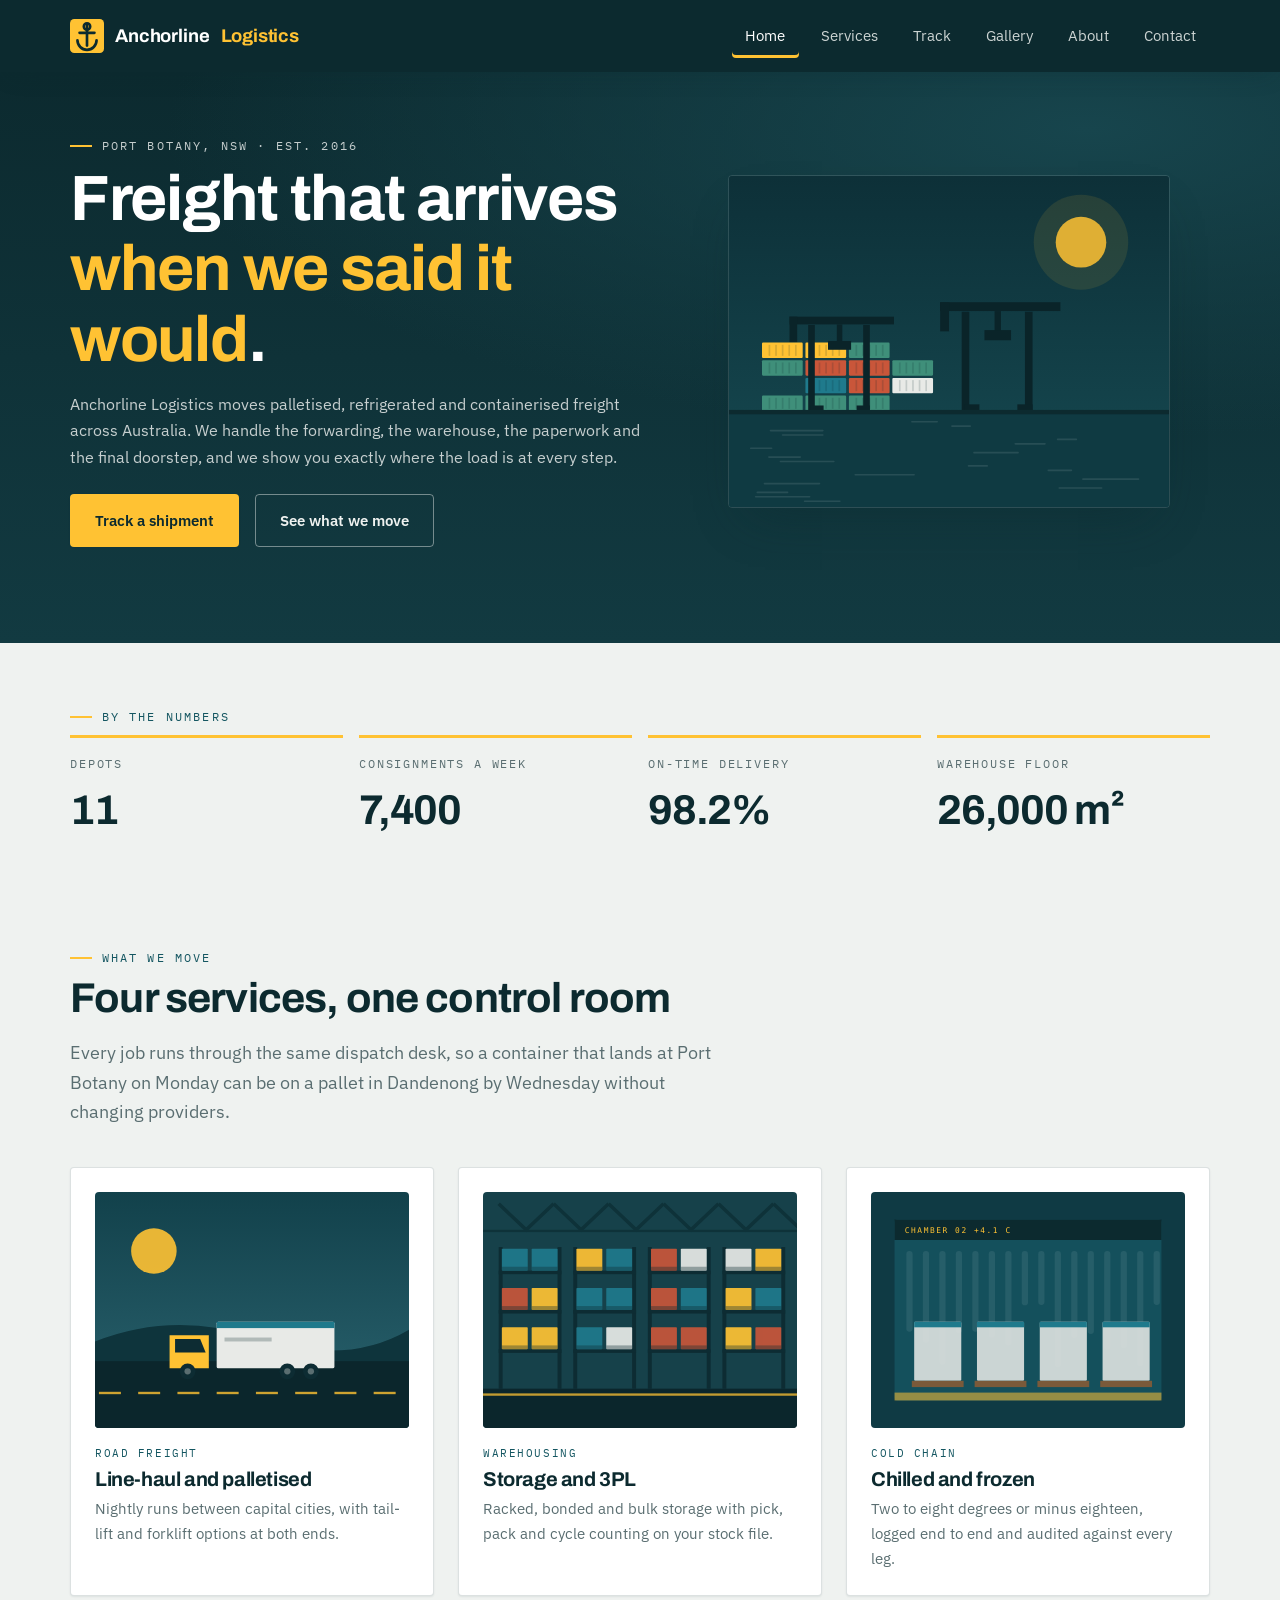
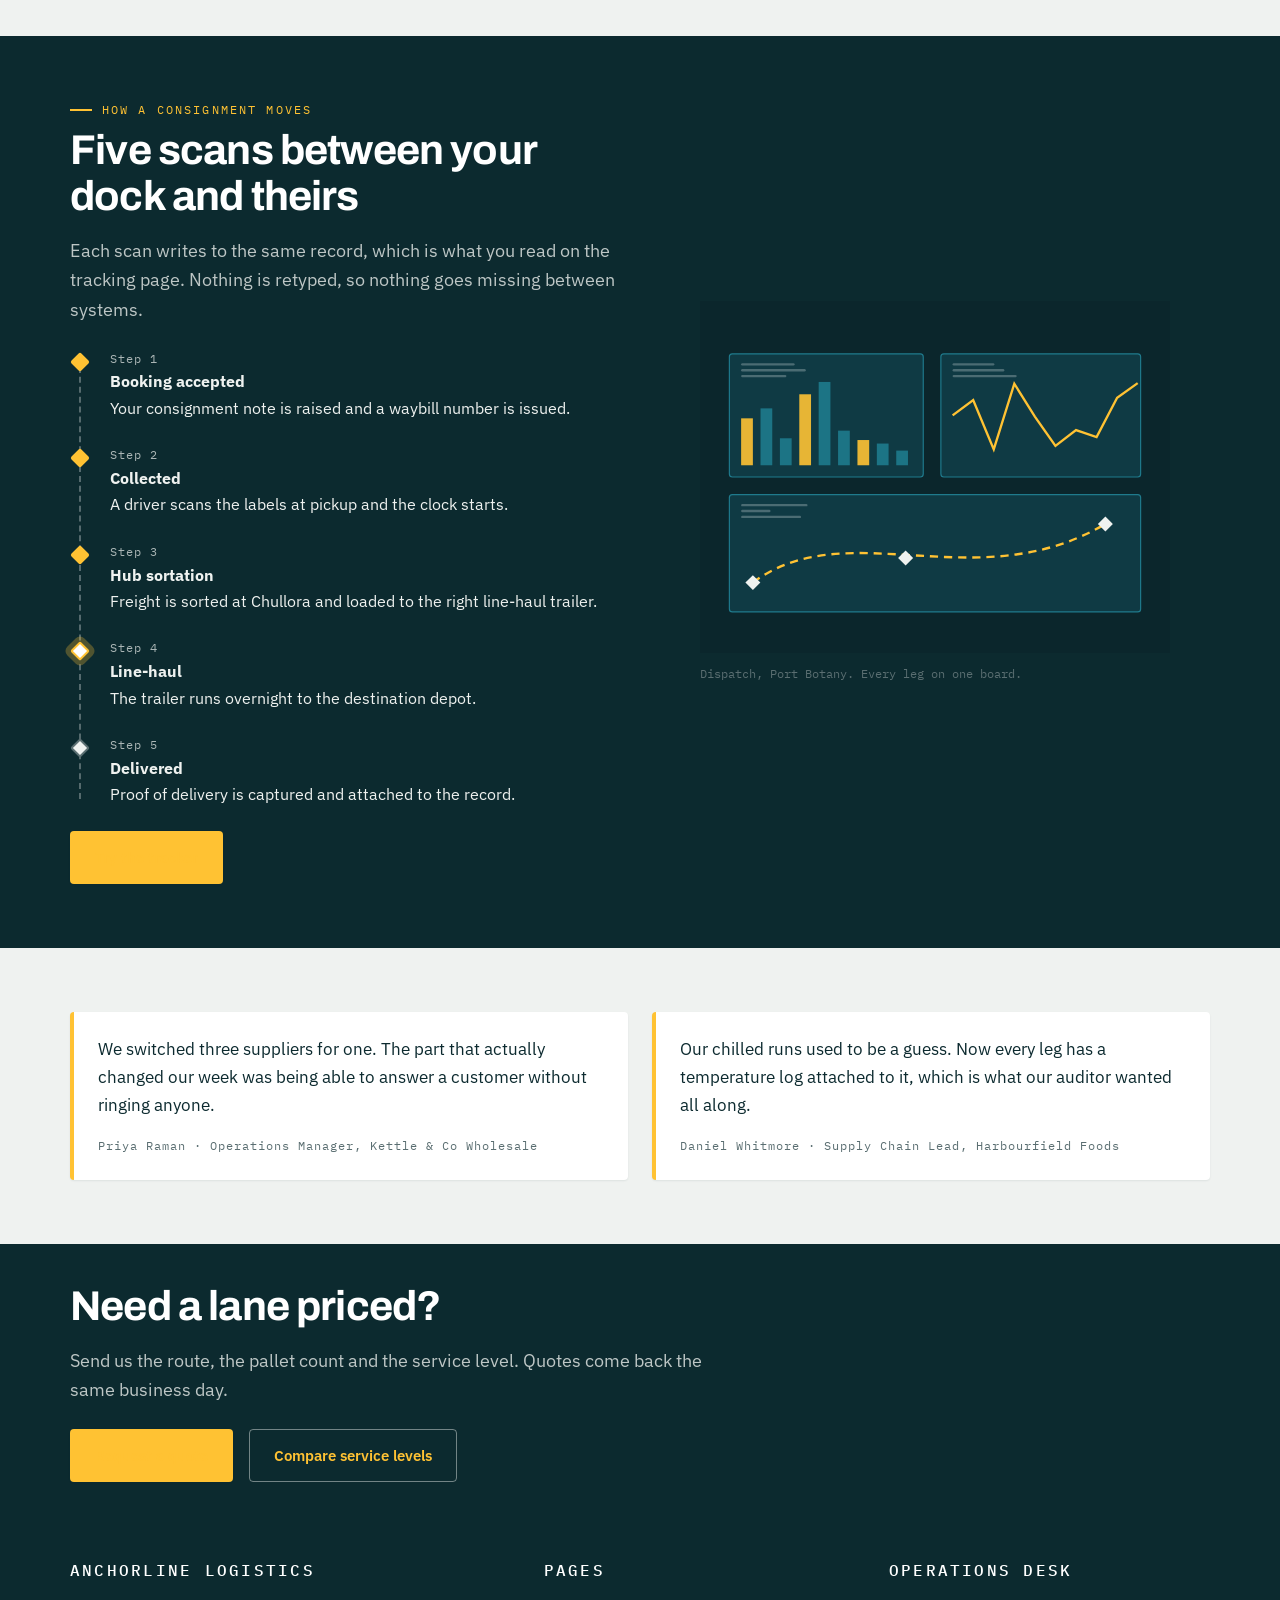
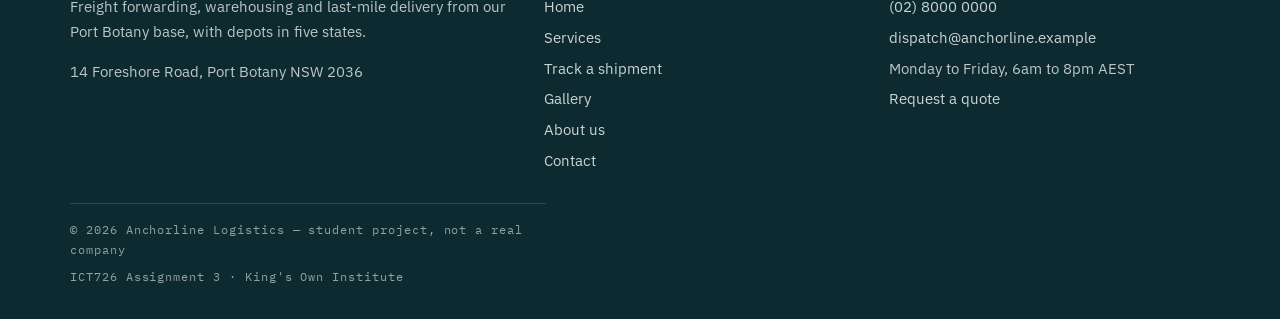
<file: anchorline-logistics/index.html>
<!DOCTYPE html>
<html lang="en-AU">
<head>
  <meta charset="utf-8">
  <meta name="viewport" content="width=device-width, initial-scale=1">
  <title>Home | Anchorline Logistics</title>
  <meta name="description" content="Anchorline Logistics moves palletised, refrigerated and containerised freight across Australia from a Port Botany base.">
  <link rel="icon" href="img/logo.svg" type="image/svg+xml">
  <link rel="preconnect" href="https://fonts.googleapis.com">
  <link rel="preconnect" href="https://fonts.gstatic.com" crossorigin>
  <link href="https://fonts.googleapis.com/css2?family=Archivo:wght@600;700;800&amp;family=IBM+Plex+Mono:wght@400;500&amp;family=IBM+Plex+Sans:wght@400;500;600&amp;display=swap" rel="stylesheet">
  <link rel="stylesheet" href="css/style.css">
</head>
<body>
  <a class="skip-link" href="#main">Skip to main content</a>

  <header class="site-header">
    <div class="wrap">
      <a class="brand" href="index.html">
        <img src="img/logo.svg" alt="" width="34" height="34">
        Anchorline <span>Logistics</span>
      </a>
      <button class="nav-toggle" type="button" aria-expanded="false" aria-controls="site-nav">Menu</button>
      <nav class="site-nav" id="site-nav" aria-label="Main">
        <ul>
          <li><a href="index.html" aria-current="page">Home</a></li>
          <li><a href="services.html">Services</a></li>
          <li><a href="track.html">Track</a></li>
          <li><a href="gallery.html">Gallery</a></li>
          <li><a href="about.html">About</a></li>
          <li><a href="contact.html">Contact</a></li>
        </ul>
      </nav>
    </div>
  </header>

  <main id="main">
    <section class="hero">
      <div class="wrap">
        <div>
          <p class="eyebrow">Port Botany, NSW &middot; est. 2016</p>
          <h1>Freight that arrives <em>when we said it would</em>.</h1>
          <p>Anchorline Logistics moves palletised, refrigerated and containerised freight
             across Australia. We handle the forwarding, the warehouse, the paperwork and the
             final doorstep, and we show you exactly where the load is at every step.</p>
          <div class="btn-row">
            <a class="btn btn--primary" href="track.html">Track a shipment</a>
            <a class="btn btn--ghost" href="services.html">See what we move</a>
          </div>
        </div>
        <figure class="hero-figure media-figure">
          <img src="img/port-terminal.svg" width="800" height="600"
               alt="Illustration of gantry cranes lifting shipping containers at a night-time terminal">
        </figure>
      </div>
    </section>

    <section class="section">
      <div class="wrap">
        <p class="eyebrow">By the numbers</p>
        <dl class="stats">
          <div><dt>Depots</dt><dd>11</dd></div>
          <div><dt>Consignments a week</dt><dd>7,400</dd></div>
          <div><dt>On-time delivery</dt><dd>98.2%</dd></div>
          <div><dt>Warehouse floor</dt><dd>26,000 m&sup2;</dd></div>
        </dl>
      </div>
    </section>

    <section class="section section--tight">
      <div class="wrap">
        <p class="eyebrow">What we move</p>
        <h2>Four services, one control room</h2>
        <p class="lede">Every job runs through the same dispatch desk, so a container that
           lands at Port Botany on Monday can be on a pallet in Dandenong by Wednesday
           without changing providers.</p>
        <div class="grid grid--3 mt-4">
          <article class="card">
            <img src="img/line-haul.svg" width="800" height="600"
                 alt="Line-haul truck travelling a highway at dusk">
            <span class="tag">Road freight</span>
            <h3>Line-haul and palletised</h3>
            <p>Nightly runs between capital cities, with tail-lift and forklift options at
               both ends.</p>
          </article>
          <article class="card">
            <img src="img/warehouse-racking.svg" width="800" height="600"
                 alt="Warehouse racking stacked with palletised freight">
            <span class="tag">Warehousing</span>
            <h3>Storage and 3PL</h3>
            <p>Racked, bonded and bulk storage with pick, pack and cycle counting on
               your stock file.</p>
          </article>
          <article class="card">
            <img src="img/cold-chain.svg" width="800" height="600"
                 alt="Temperature controlled freight chamber holding wrapped pallets">
            <span class="tag">Cold chain</span>
            <h3>Chilled and frozen</h3>
            <p>Two to eight degrees or minus eighteen, logged end to end and audited
               against every leg.</p>
          </article>
        </div>
      </div>
    </section>

    <section class="section section--dark">
      <div class="wrap split">
        <div>
          <p class="eyebrow">How a consignment moves</p>
          <h2>Five scans between your dock and theirs</h2>
          <p class="lede">Each scan writes to the same record, which is what you read on the
             tracking page. Nothing is retyped, so nothing goes missing between systems.</p>
          <ol class="rail">
            <li class="is-done"><span class="rail-time">Step 1</span><strong>Booking accepted</strong>
              Your consignment note is raised and a waybill number is issued.</li>
            <li class="is-done"><span class="rail-time">Step 2</span><strong>Collected</strong>
              A driver scans the labels at pickup and the clock starts.</li>
            <li class="is-done"><span class="rail-time">Step 3</span><strong>Hub sortation</strong>
              Freight is sorted at Chullora and loaded to the right line-haul trailer.</li>
            <li class="is-current"><span class="rail-time">Step 4</span><strong>Line-haul</strong>
              The trailer runs overnight to the destination depot.</li>
            <li><span class="rail-time">Step 5</span><strong>Delivered</strong>
              Proof of delivery is captured and attached to the record.</li>
          </ol>
          <div class="btn-row">
            <a class="btn btn--primary" href="track.html">Try the tracker</a>
          </div>
        </div>
        <figure class="media-figure">
          <img src="img/control-room.svg" width="800" height="600"
               alt="Dispatch control room screens showing volumes, trends and a national route map">
          <figcaption>Dispatch, Port Botany. Every leg on one board.</figcaption>
        </figure>
      </div>
    </section>

    <section class="section">
      <div class="wrap grid grid--2">
        <figure class="quote">
          <blockquote>We switched three suppliers for one. The part that actually changed
            our week was being able to answer a customer without ringing anyone.</blockquote>
          <figcaption>Priya Raman &middot; Operations Manager, Kettle &amp; Co Wholesale</figcaption>
        </figure>
        <figure class="quote">
          <blockquote>Our chilled runs used to be a guess. Now every leg has a temperature
            log attached to it, which is what our auditor wanted all along.</blockquote>
          <figcaption>Daniel Whitmore &middot; Supply Chain Lead, Harbourfield Foods</figcaption>
        </figure>
      </div>
    </section>

    <section class="section section--dark section--tight">
      <div class="wrap">
        <h2>Need a lane priced?</h2>
        <p class="lede">Send us the route, the pallet count and the service level. Quotes
           come back the same business day.</p>
        <div class="btn-row">
          <a class="btn btn--primary" href="contact.html">Request a quote</a>
          <a class="btn btn--ghost" href="services.html">Compare service levels</a>
        </div>
      </div>
    </section>
  </main>

  <footer class="site-footer">
    <div class="wrap">
      <div>
        <section>
          <h2>Anchorline Logistics</h2>
          <p>Freight forwarding, warehousing and last-mile delivery from our Port Botany
             base, with depots in five states.</p>
          <p>14 Foreshore Road, Port Botany NSW 2036</p>
        </section>
        <section>
          <h2>Pages</h2>
          <ul>
            <li><a href="index.html">Home</a></li>
            <li><a href="services.html">Services</a></li>
            <li><a href="track.html">Track a shipment</a></li>
            <li><a href="gallery.html">Gallery</a></li>
            <li><a href="about.html">About us</a></li>
            <li><a href="contact.html">Contact</a></li>
          </ul>
        </section>
        <section>
          <h2>Operations desk</h2>
          <ul>
            <li><a href="tel:+61280000000">(02) 8000 0000</a></li>
            <li><a href="mailto:dispatch@anchorline.example">dispatch@anchorline.example</a></li>
            <li>Monday to Friday, 6am to 8pm AEST</li>
            <li><a href="contact.html#contact-form">Request a quote</a></li>
          </ul>
        </section>
      </div>
      <p class="footer-base">
        <span>&copy; <span id="year">2026</span> Anchorline Logistics &mdash; student project, not a real company</span>
        <span>ICT726 Assignment 3 &middot; King's Own Institute</span>
      </p>
    </div>
  </footer>

  <script src="js/main.js"></script>
</body>
</html>
</file>
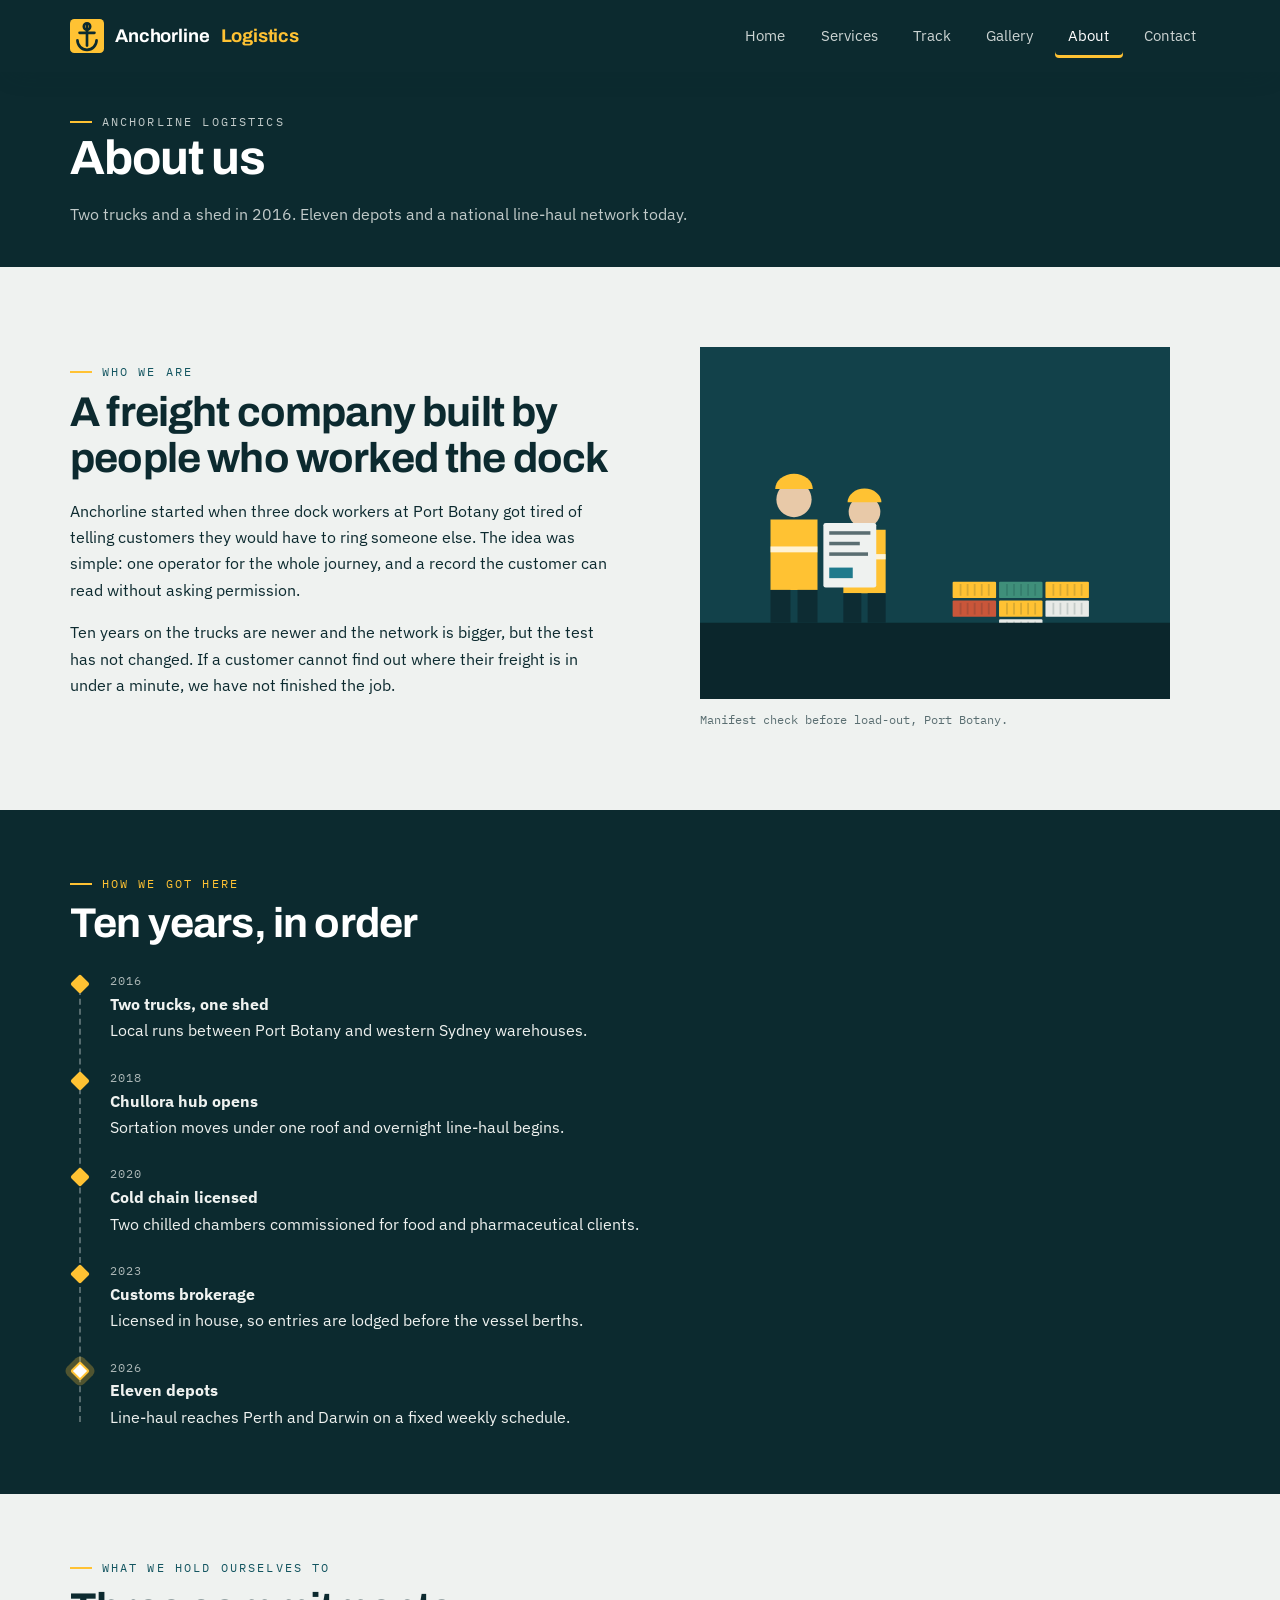
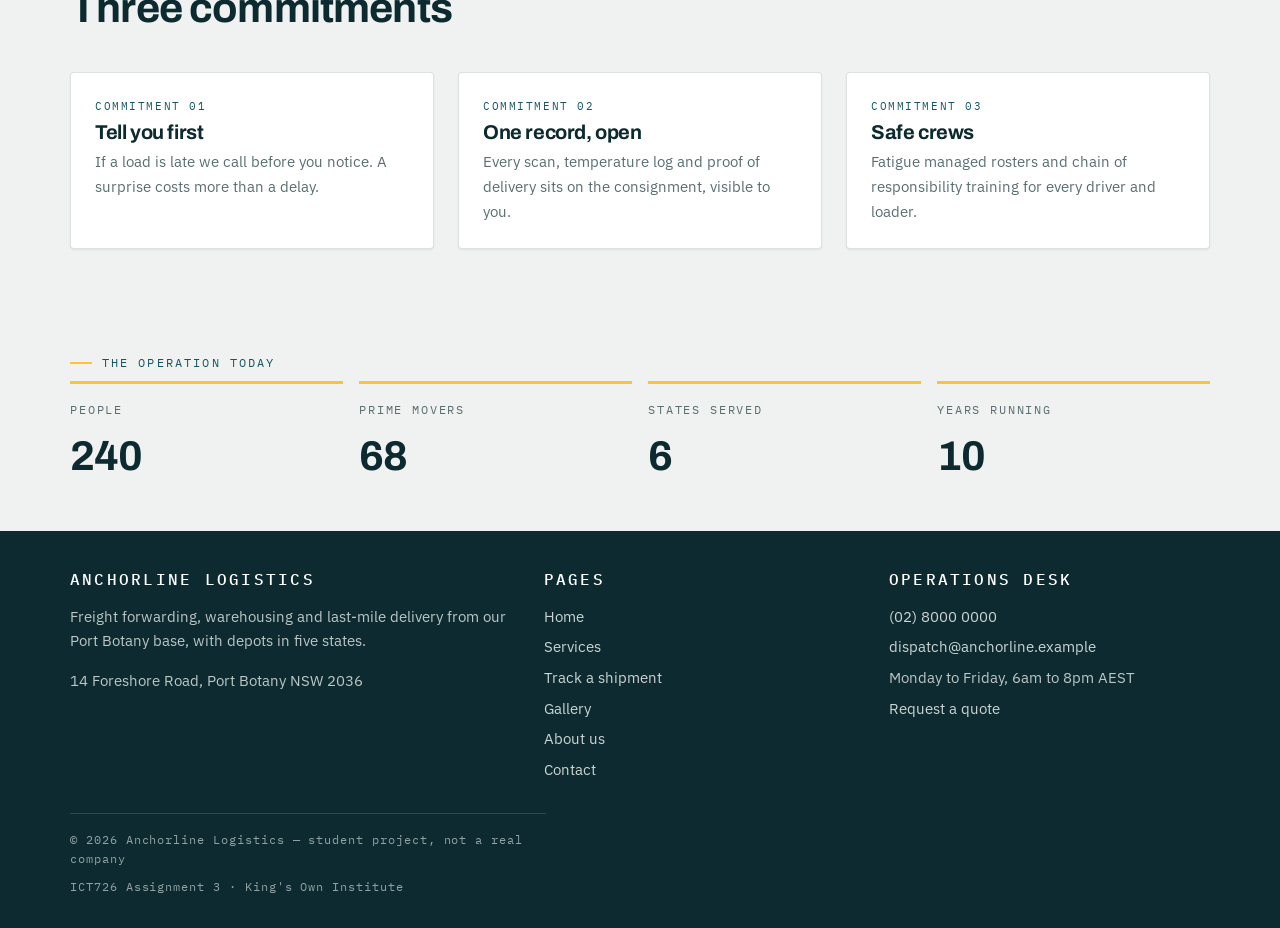
<file: anchorline-logistics/about.html>
<!DOCTYPE html>
<html lang="en-AU">
<head>
  <meta charset="utf-8">
  <meta name="viewport" content="width=device-width, initial-scale=1">
  <title>About us | Anchorline Logistics</title>
  <meta name="description" content="How Anchorline Logistics grew from two trucks at Port Botany to a national line-haul network.">
  <link rel="icon" href="img/logo.svg" type="image/svg+xml">
  <link rel="preconnect" href="https://fonts.googleapis.com">
  <link rel="preconnect" href="https://fonts.gstatic.com" crossorigin>
  <link href="https://fonts.googleapis.com/css2?family=Archivo:wght@600;700;800&amp;family=IBM+Plex+Mono:wght@400;500&amp;family=IBM+Plex+Sans:wght@400;500;600&amp;display=swap" rel="stylesheet">
  <link rel="stylesheet" href="css/style.css">
</head>
<body>
  <a class="skip-link" href="#main">Skip to main content</a>

  <header class="site-header">
    <div class="wrap">
      <a class="brand" href="index.html">
        <img src="img/logo.svg" alt="" width="34" height="34">
        Anchorline <span>Logistics</span>
      </a>
      <button class="nav-toggle" type="button" aria-expanded="false" aria-controls="site-nav">Menu</button>
      <nav class="site-nav" id="site-nav" aria-label="Main">
        <ul>
          <li><a href="index.html">Home</a></li>
          <li><a href="services.html">Services</a></li>
          <li><a href="track.html">Track</a></li>
          <li><a href="gallery.html">Gallery</a></li>
          <li><a href="about.html" aria-current="page">About</a></li>
          <li><a href="contact.html">Contact</a></li>
        </ul>
      </nav>
    </div>
  </header>

  <main id="main">
    <section class="page-head">
      <div class="wrap">
        <p class="eyebrow">Anchorline Logistics</p>
        <h1>About us</h1>
        <p>Two trucks and a shed in 2016. Eleven depots and a national line-haul network today.</p>
      </div>
    </section>

    <section class="section">
      <div class="wrap split">
        <div>
          <p class="eyebrow">Who we are</p>
          <h2>A freight company built by people who worked the dock</h2>
          <p>Anchorline started when three dock workers at Port Botany got tired of telling
             customers they would have to ring someone else. The idea was simple: one
             operator for the whole journey, and a record the customer can read without
             asking permission.</p>
          <p>Ten years on the trucks are newer and the network is bigger, but the test has
             not changed. If a customer cannot find out where their freight is in under a
             minute, we have not finished the job.</p>
        </div>
        <figure class="media-figure">
          <img src="img/dock-crew.svg" width="800" height="600"
               alt="Two dock workers in high visibility gear checking a consignment manifest">
          <figcaption>Manifest check before load-out, Port Botany.</figcaption>
        </figure>
      </div>
    </section>

    <section class="section section--dark">
      <div class="wrap">
        <p class="eyebrow">How we got here</p>
        <h2>Ten years, in order</h2>
        <ol class="rail rail--narrow">
          <li class="is-done"><span class="rail-time">2016</span><strong>Two trucks, one shed</strong>
            Local runs between Port Botany and western Sydney warehouses.</li>
          <li class="is-done"><span class="rail-time">2018</span><strong>Chullora hub opens</strong>
            Sortation moves under one roof and overnight line-haul begins.</li>
          <li class="is-done"><span class="rail-time">2020</span><strong>Cold chain licensed</strong>
            Two chilled chambers commissioned for food and pharmaceutical clients.</li>
          <li class="is-done"><span class="rail-time">2023</span><strong>Customs brokerage</strong>
            Licensed in house, so entries are lodged before the vessel berths.</li>
          <li class="is-current"><span class="rail-time">2026</span><strong>Eleven depots</strong>
            Line-haul reaches Perth and Darwin on a fixed weekly schedule.</li>
        </ol>
      </div>
    </section>

    <section class="section">
      <div class="wrap">
        <p class="eyebrow">What we hold ourselves to</p>
        <h2>Three commitments</h2>
        <div class="grid grid--3 mt-4">
          <article class="card">
            <span class="tag">Commitment 01</span>
            <h3>Tell you first</h3>
            <p>If a load is late we call before you notice. A surprise costs more than a
               delay.</p>
          </article>
          <article class="card">
            <span class="tag">Commitment 02</span>
            <h3>One record, open</h3>
            <p>Every scan, temperature log and proof of delivery sits on the consignment,
               visible to you.</p>
          </article>
          <article class="card">
            <span class="tag">Commitment 03</span>
            <h3>Safe crews</h3>
            <p>Fatigue managed rosters and chain of responsibility training for every
               driver and loader.</p>
          </article>
        </div>
      </div>
    </section>

    <section class="section section--tight">
      <div class="wrap">
        <p class="eyebrow">The operation today</p>
        <dl class="stats">
          <div><dt>People</dt><dd>240</dd></div>
          <div><dt>Prime movers</dt><dd>68</dd></div>
          <div><dt>States served</dt><dd>6</dd></div>
          <div><dt>Years running</dt><dd>10</dd></div>
        </dl>
      </div>
    </section>
  </main>

  <footer class="site-footer">
    <div class="wrap">
      <div>
        <section>
          <h2>Anchorline Logistics</h2>
          <p>Freight forwarding, warehousing and last-mile delivery from our Port Botany
             base, with depots in five states.</p>
          <p>14 Foreshore Road, Port Botany NSW 2036</p>
        </section>
        <section>
          <h2>Pages</h2>
          <ul>
            <li><a href="index.html">Home</a></li>
            <li><a href="services.html">Services</a></li>
            <li><a href="track.html">Track a shipment</a></li>
            <li><a href="gallery.html">Gallery</a></li>
            <li><a href="about.html">About us</a></li>
            <li><a href="contact.html">Contact</a></li>
          </ul>
        </section>
        <section>
          <h2>Operations desk</h2>
          <ul>
            <li><a href="tel:+61280000000">(02) 8000 0000</a></li>
            <li><a href="mailto:dispatch@anchorline.example">dispatch@anchorline.example</a></li>
            <li>Monday to Friday, 6am to 8pm AEST</li>
            <li><a href="contact.html#contact-form">Request a quote</a></li>
          </ul>
        </section>
      </div>
      <p class="footer-base">
        <span>&copy; <span id="year">2026</span> Anchorline Logistics &mdash; student project, not a real company</span>
        <span>ICT726 Assignment 3 &middot; King's Own Institute</span>
      </p>
    </div>
  </footer>

  <script src="js/main.js"></script>
</body>
</html>
</file>
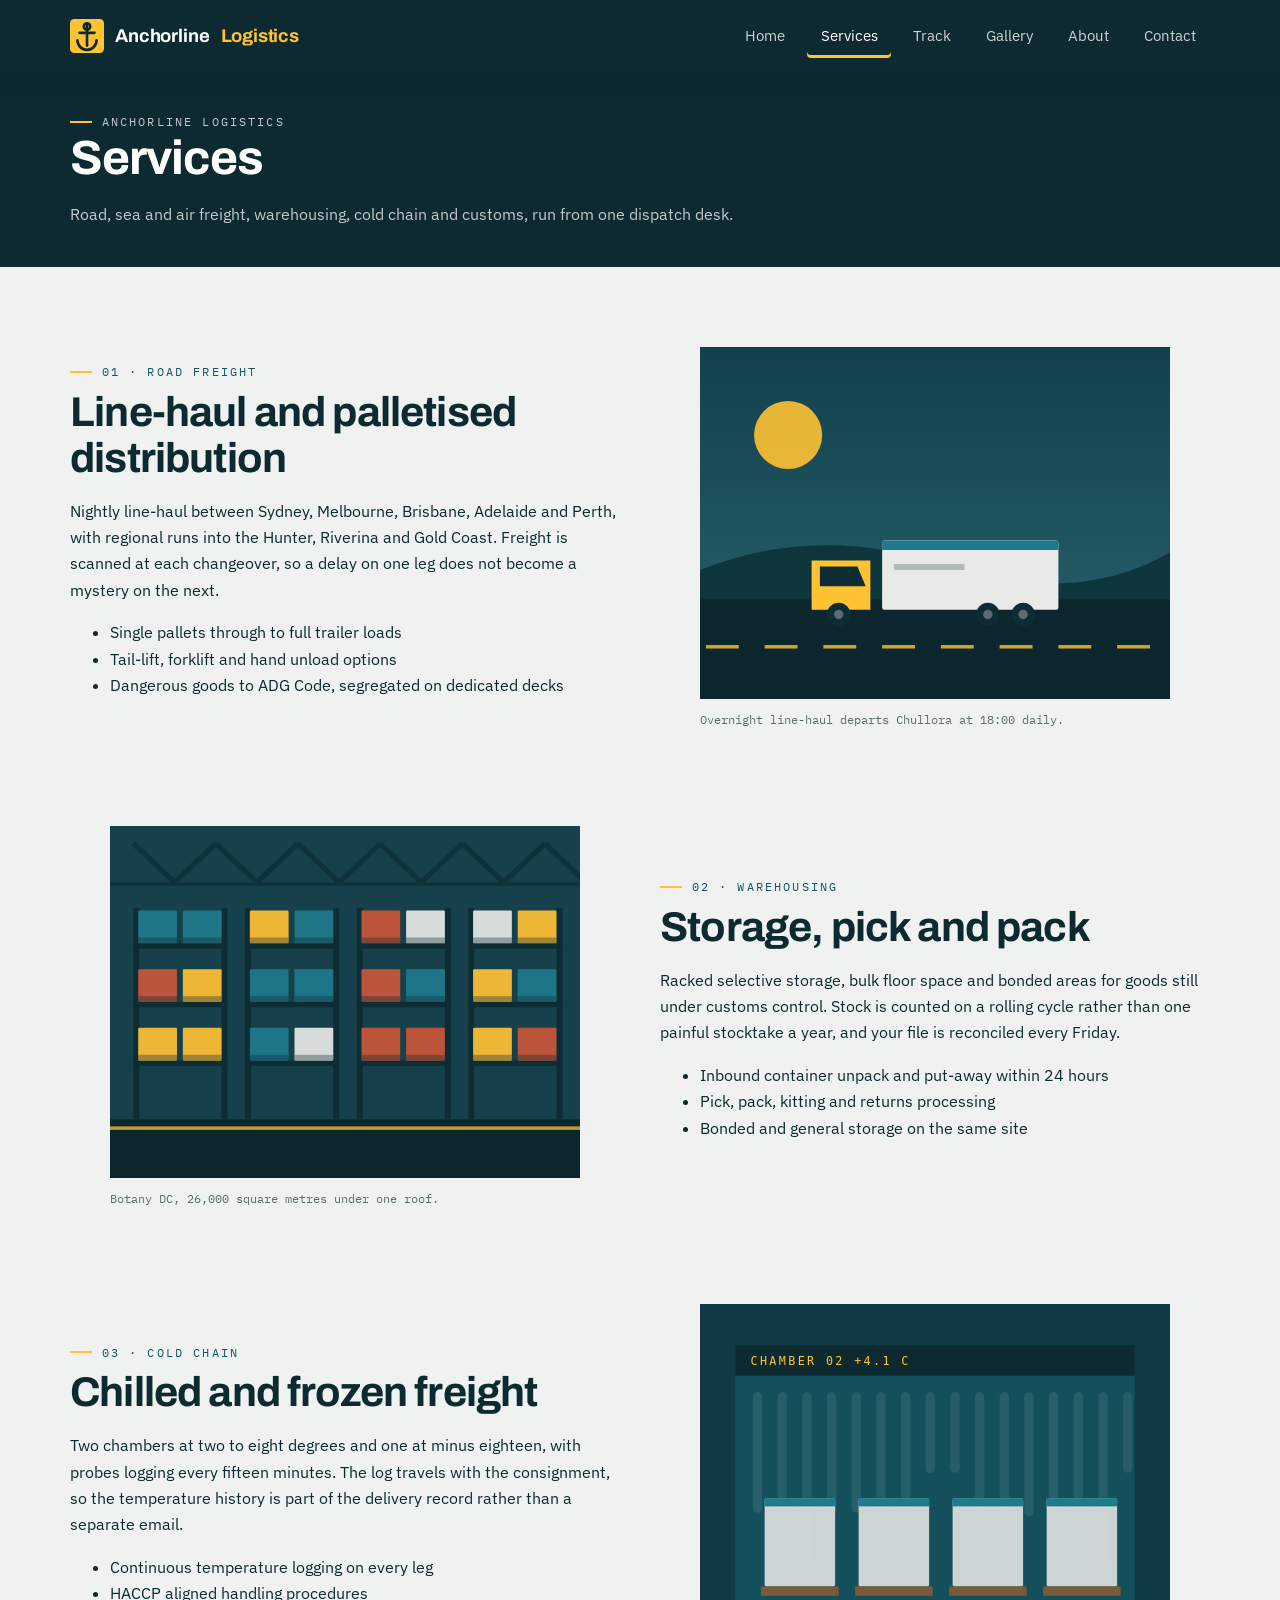
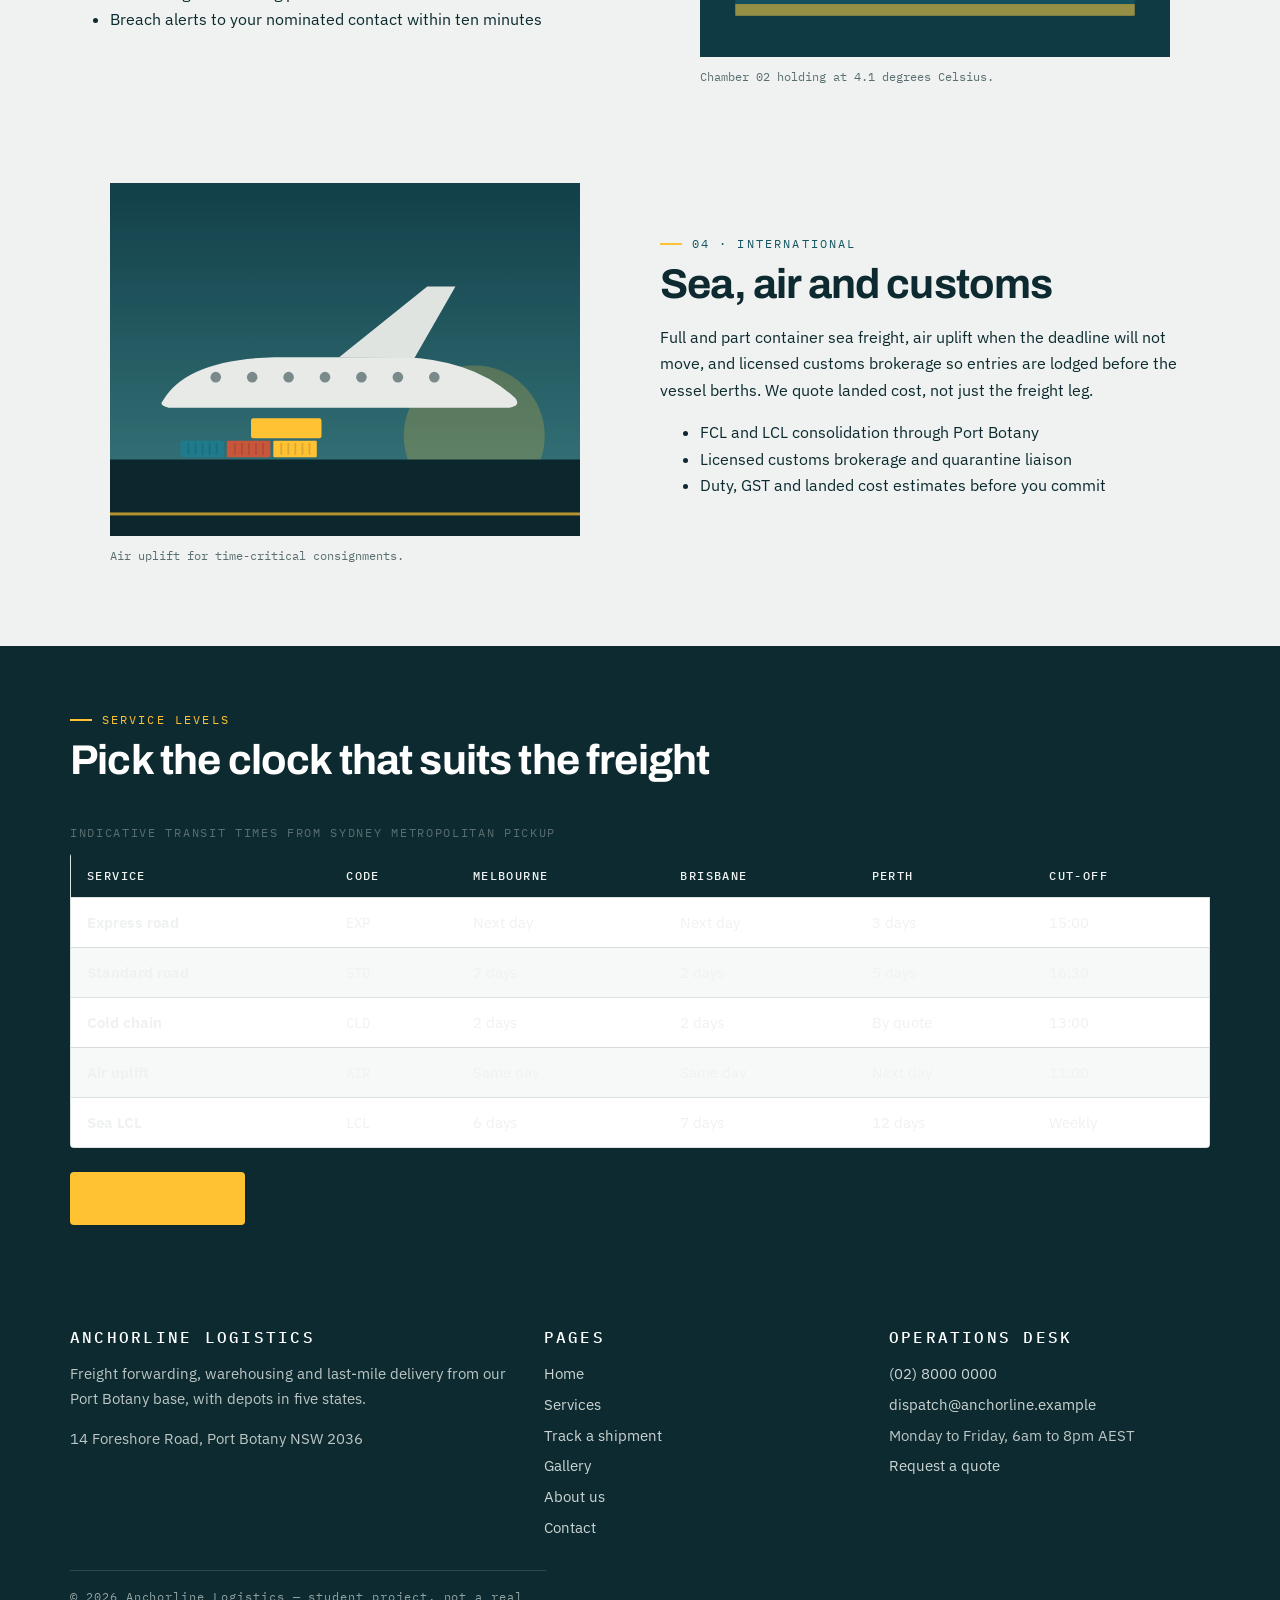
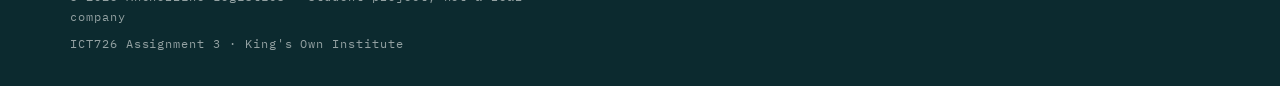
<file: anchorline-logistics/services.html>
<!DOCTYPE html>
<html lang="en-AU">
<head>
  <meta charset="utf-8">
  <meta name="viewport" content="width=device-width, initial-scale=1">
  <title>Services | Anchorline Logistics</title>
  <meta name="description" content="Road freight, warehousing, cold chain, sea and air freight with in-house customs brokerage.">
  <link rel="icon" href="img/logo.svg" type="image/svg+xml">
  <link rel="preconnect" href="https://fonts.googleapis.com">
  <link rel="preconnect" href="https://fonts.gstatic.com" crossorigin>
  <link href="https://fonts.googleapis.com/css2?family=Archivo:wght@600;700;800&amp;family=IBM+Plex+Mono:wght@400;500&amp;family=IBM+Plex+Sans:wght@400;500;600&amp;display=swap" rel="stylesheet">
  <link rel="stylesheet" href="css/style.css">
</head>
<body>
  <a class="skip-link" href="#main">Skip to main content</a>

  <header class="site-header">
    <div class="wrap">
      <a class="brand" href="index.html">
        <img src="img/logo.svg" alt="" width="34" height="34">
        Anchorline <span>Logistics</span>
      </a>
      <button class="nav-toggle" type="button" aria-expanded="false" aria-controls="site-nav">Menu</button>
      <nav class="site-nav" id="site-nav" aria-label="Main">
        <ul>
          <li><a href="index.html">Home</a></li>
          <li><a href="services.html" aria-current="page">Services</a></li>
          <li><a href="track.html">Track</a></li>
          <li><a href="gallery.html">Gallery</a></li>
          <li><a href="about.html">About</a></li>
          <li><a href="contact.html">Contact</a></li>
        </ul>
      </nav>
    </div>
  </header>

  <main id="main">
    <section class="page-head">
      <div class="wrap">
        <p class="eyebrow">Anchorline Logistics</p>
        <h1>Services</h1>
        <p>Road, sea and air freight, warehousing, cold chain and customs, run from one dispatch desk.</p>
      </div>
    </section>

    <section class="section">
      <div class="wrap">
        <article class="split mb-5">
          <div>
            <p class="eyebrow">01 &middot; Road freight</p>
            <h2>Line-haul and palletised distribution</h2>
            <p>Nightly line-haul between Sydney, Melbourne, Brisbane, Adelaide and Perth,
               with regional runs into the Hunter, Riverina and Gold Coast. Freight is
               scanned at each changeover, so a delay on one leg does not become a mystery
               on the next.</p>
            <ul>
              <li>Single pallets through to full trailer loads</li>
              <li>Tail-lift, forklift and hand unload options</li>
              <li>Dangerous goods to ADG Code, segregated on dedicated decks</li>
            </ul>
          </div>
          <figure class="media-figure">
            <img src="img/line-haul.svg" width="800" height="600"
                 alt="Line-haul truck and trailer travelling a highway at dusk">
            <figcaption>Overnight line-haul departs Chullora at 18:00 daily.</figcaption>
          </figure>
        </article>

        <article class="split mb-5">
          <figure class="media-figure">
            <img src="img/warehouse-racking.svg" width="800" height="600"
                 alt="Warehouse racking with colour coded pallets on three levels">
            <figcaption>Botany DC, 26,000 square metres under one roof.</figcaption>
          </figure>
          <div>
            <p class="eyebrow">02 &middot; Warehousing</p>
            <h2>Storage, pick and pack</h2>
            <p>Racked selective storage, bulk floor space and bonded areas for goods still
               under customs control. Stock is counted on a rolling cycle rather than one
               painful stocktake a year, and your file is reconciled every Friday.</p>
            <ul>
              <li>Inbound container unpack and put-away within 24 hours</li>
              <li>Pick, pack, kitting and returns processing</li>
              <li>Bonded and general storage on the same site</li>
            </ul>
          </div>
        </article>

        <article class="split mb-5">
          <div>
            <p class="eyebrow">03 &middot; Cold chain</p>
            <h2>Chilled and frozen freight</h2>
            <p>Two chambers at two to eight degrees and one at minus eighteen, with probes
               logging every fifteen minutes. The log travels with the consignment, so the
               temperature history is part of the delivery record rather than a separate
               email.</p>
            <ul>
              <li>Continuous temperature logging on every leg</li>
              <li>HACCP aligned handling procedures</li>
              <li>Breach alerts to your nominated contact within ten minutes</li>
            </ul>
          </div>
          <figure class="media-figure">
            <img src="img/cold-chain.svg" width="800" height="600"
                 alt="Cold chamber holding wrapped pallets, display reading four degrees">
            <figcaption>Chamber 02 holding at 4.1 degrees Celsius.</figcaption>
          </figure>
        </article>

        <article class="split">
          <figure class="media-figure">
            <img src="img/air-freight.svg" width="800" height="600"
                 alt="Freight aircraft being loaded on an apron at dawn">
            <figcaption>Air uplift for time-critical consignments.</figcaption>
          </figure>
          <div>
            <p class="eyebrow">04 &middot; International</p>
            <h2>Sea, air and customs</h2>
            <p>Full and part container sea freight, air uplift when the deadline will not
               move, and licensed customs brokerage so entries are lodged before the vessel
               berths. We quote landed cost, not just the freight leg.</p>
            <ul>
              <li>FCL and LCL consolidation through Port Botany</li>
              <li>Licensed customs brokerage and quarantine liaison</li>
              <li>Duty, GST and landed cost estimates before you commit</li>
            </ul>
          </div>
        </article>
      </div>
    </section>

    <section class="section section--dark">
      <div class="wrap">
        <p class="eyebrow">Service levels</p>
        <h2>Pick the clock that suits the freight</h2>
        <div class="table-scroll mt-4">
          <table class="manifest">
            <caption>Indicative transit times from Sydney metropolitan pickup</caption>
            <thead>
              <tr>
                <th scope="col">Service</th>
                <th scope="col">Code</th>
                <th scope="col">Melbourne</th>
                <th scope="col">Brisbane</th>
                <th scope="col">Perth</th>
                <th scope="col">Cut-off</th>
              </tr>
            </thead>
            <tbody>
              <tr><th scope="row">Express road</th><td><code>EXP</code></td><td>Next day</td><td>Next day</td><td>3 days</td><td>15:00</td></tr>
              <tr><th scope="row">Standard road</th><td><code>STD</code></td><td>2 days</td><td>2 days</td><td>5 days</td><td>16:30</td></tr>
              <tr><th scope="row">Cold chain</th><td><code>CLD</code></td><td>2 days</td><td>2 days</td><td>By quote</td><td>13:00</td></tr>
              <tr><th scope="row">Air uplift</th><td><code>AIR</code></td><td>Same day</td><td>Same day</td><td>Next day</td><td>11:00</td></tr>
              <tr><th scope="row">Sea LCL</th><td><code>LCL</code></td><td>6 days</td><td>7 days</td><td>12 days</td><td>Weekly</td></tr>
            </tbody>
          </table>
        </div>
        <div class="btn-row">
          <a class="btn btn--primary" href="contact.html">Ask for a lane rate</a>
        </div>
      </div>
    </section>
  </main>

  <footer class="site-footer">
    <div class="wrap">
      <div>
        <section>
          <h2>Anchorline Logistics</h2>
          <p>Freight forwarding, warehousing and last-mile delivery from our Port Botany
             base, with depots in five states.</p>
          <p>14 Foreshore Road, Port Botany NSW 2036</p>
        </section>
        <section>
          <h2>Pages</h2>
          <ul>
            <li><a href="index.html">Home</a></li>
            <li><a href="services.html">Services</a></li>
            <li><a href="track.html">Track a shipment</a></li>
            <li><a href="gallery.html">Gallery</a></li>
            <li><a href="about.html">About us</a></li>
            <li><a href="contact.html">Contact</a></li>
          </ul>
        </section>
        <section>
          <h2>Operations desk</h2>
          <ul>
            <li><a href="tel:+61280000000">(02) 8000 0000</a></li>
            <li><a href="mailto:dispatch@anchorline.example">dispatch@anchorline.example</a></li>
            <li>Monday to Friday, 6am to 8pm AEST</li>
            <li><a href="contact.html#contact-form">Request a quote</a></li>
          </ul>
        </section>
      </div>
      <p class="footer-base">
        <span>&copy; <span id="year">2026</span> Anchorline Logistics &mdash; student project, not a real company</span>
        <span>ICT726 Assignment 3 &middot; King's Own Institute</span>
      </p>
    </div>
  </footer>

  <script src="js/main.js"></script>
</body>
</html>
</file>
<file: anchorline-logistics/css/style.css>
/* =============================================================
   Anchorline Logistics - style.css
   Author: Aakash Khiul - ICT726 Assignment 3
   Sections: 1 Tokens  2 Base  3 Layout  4 Header/Nav  5 Hero
             6 Components  7 Page blocks  8 Forms  9 Gallery
             10 Footer  11 Responsive  12 Motion/print
             13 Dynamic app components (dashboard, admin, badges)
   ============================================================= */

/* -------------------------------------------------------------
   1. DESIGN TOKENS
   ------------------------------------------------------------- */
:root {
  /* Palette - "harbour at night": deep petrol, concrete, hi-vis amber */
  --ink:        #0c2a2f;
  --ink-soft:   #123a41;
  --steel:      #5a6e71;
  --paper:      #eff2f0;
  --white:      #ffffff;
  --signal:     #ffc233;   /* hi-vis amber - accent, used sparingly */
  --lane:       #145661;   /* harbour teal - links, rails */
  --lane-bright:#1f7a8c;
  --alert:      #a8321f;
  --ok:         #1f6b4d;

  /* Type */
  --font-display: "Archivo", "Helvetica Neue", Arial, sans-serif;
  --font-body:    "IBM Plex Sans", "Segoe UI", Arial, sans-serif;
  --font-mono:    "IBM Plex Mono", "Courier New", monospace;

  /* Spacing scale */
  --space-1: 0.5rem;
  --space-2: 1rem;
  --space-3: 1.5rem;
  --space-4: 2.5rem;
  --space-5: 4rem;
  --space-6: 6rem;

  /* Surface */
  --radius: 4px;
  --hairline: 1px solid rgba(12, 42, 47, 0.14);
  --shadow-sm: 0 1px 2px rgba(12, 42, 47, 0.08);
  --shadow-md: 0 10px 24px -12px rgba(12, 42, 47, 0.35);
  --shadow-lg: 0 24px 48px -20px rgba(12, 42, 47, 0.45);
  --ease: cubic-bezier(0.2, 0.7, 0.3, 1);
}

/* -------------------------------------------------------------
   2. BASE
   ------------------------------------------------------------- */
*,
*::before,
*::after { box-sizing: border-box; }

html { scroll-behavior: smooth; }

body {
  margin: 0;
  background: var(--paper);
  color: var(--ink);
  font-family: var(--font-body);
  font-size: 1rem;
  line-height: 1.65;
  -webkit-font-smoothing: antialiased;
}

h1, h2, h3, h4 {
  font-family: var(--font-display);
  font-weight: 700;
  line-height: 1.1;
  letter-spacing: -0.02em;
  margin: 0 0 var(--space-2);
}

h1 { font-size: clamp(2.4rem, 6vw, 4rem); }
h2 { font-size: clamp(1.8rem, 3.6vw, 2.6rem); }
h3 { font-size: 1.25rem; }

p { margin: 0 0 var(--space-2); max-width: 68ch; }

a {
  color: var(--lane);
  text-decoration-thickness: 1px;
  text-underline-offset: 3px;
  transition: color 0.2s var(--ease);
}
a:hover { color: var(--ink); }

img, video { max-width: 100%; height: auto; display: block; }

/* Visible keyboard focus everywhere */
:focus-visible {
  outline: 3px solid var(--signal);
  outline-offset: 2px;
  border-radius: 2px;
}

/* Screen-reader-only text (used for form legends and icon labels) */
.sr-only {
  position: absolute;
  width: 1px; height: 1px;
  padding: 0; margin: -1px;
  overflow: hidden;
  clip: rect(0 0 0 0);
  white-space: nowrap;
  border: 0;
}

.skip-link {
  position: absolute;
  left: var(--space-2);
  top: -4rem;
  z-index: 100;
  background: var(--signal);
  color: var(--ink);
  padding: 0.75rem 1.25rem;
  font-weight: 600;
  border-radius: var(--radius);
  transition: top 0.2s var(--ease);
}
.skip-link:focus { top: var(--space-2); }

/* -------------------------------------------------------------
   3. LAYOUT
   ------------------------------------------------------------- */
.wrap {
  width: min(100% - 2.5rem, 1140px);
  margin-inline: auto;
}

.section { padding-block: var(--space-5); }
.section--tight { padding-block: var(--space-4); }
.section--dark {
  background: var(--ink);
  color: var(--paper);
}
.section--dark h2,
.section--dark h3 { color: var(--white); }
.section--dark a { color: var(--signal); }

/* Eyebrow label - mono, mimics a manifest field name */
.eyebrow {
  font-family: var(--font-mono);
  font-size: 0.75rem;
  letter-spacing: 0.18em;
  text-transform: uppercase;
  color: var(--lane);
  margin: 0 0 var(--space-1);
  display: flex;
  align-items: center;
  gap: 0.6rem;
}
.eyebrow::before {
  content: "";
  width: 22px;
  height: 2px;
  background: var(--signal);
}
.section--dark .eyebrow { color: var(--signal); }

.lede {
  font-size: 1.125rem;
  color: var(--steel);
  max-width: 60ch;
}
.section--dark .lede { color: rgba(239, 242, 240, 0.78); }

/* Small spacing utilities, used instead of inline styles */
.mt-2 { margin-top: var(--space-2); }
.mt-4 { margin-top: var(--space-4); }
.mb-3 { margin-bottom: var(--space-3); }
.mb-5 { margin-bottom: var(--space-5); }
.h-sub { font-size: 1.15rem; }
.rail--narrow { max-width: 44rem; }

/* Supporting note, also used outside form fields */
.hint {
  display: block;
  font-size: 0.85rem;
  color: var(--steel);
}

.grid {
  display: grid;
  gap: var(--space-3);
}
.grid--3 { grid-template-columns: repeat(3, 1fr); }
.grid--2 { grid-template-columns: repeat(2, 1fr); }

/* -------------------------------------------------------------
   4. HEADER + NAVIGATION
   ------------------------------------------------------------- */
.site-header {
  background: var(--ink);
  color: var(--paper);
  position: sticky;
  top: 0;
  z-index: 50;
  box-shadow: var(--shadow-md);
}

.site-header .wrap {
  display: flex;
  align-items: center;
  justify-content: space-between;
  gap: var(--space-2);
  min-height: 72px;
}

.brand {
  display: flex;
  align-items: center;
  gap: 0.7rem;
  color: var(--white);
  text-decoration: none;
  font-family: var(--font-display);
  font-weight: 700;
  font-size: 1.15rem;
  letter-spacing: -0.01em;
}
.brand img { width: 34px; height: 34px; }
.brand span { color: var(--signal); }

.nav-toggle {
  display: none;
  background: transparent;
  border: 1px solid rgba(255, 255, 255, 0.35);
  border-radius: var(--radius);
  color: var(--paper);
  font-family: var(--font-mono);
  font-size: 0.75rem;
  letter-spacing: 0.14em;
  padding: 0.55rem 0.8rem;
  cursor: pointer;
}

.site-nav ul {
  display: flex;
  flex-wrap: wrap;
  justify-content: flex-end;
  gap: var(--space-1);
  list-style: none;
  margin: 0;
  padding: 0;
}
.nav-auth-item { margin-left: 0.4rem; padding-left: 0.8rem; border-left: 1px solid rgba(255, 255, 255, 0.2); }
@media (max-width: 720px) {
  .nav-auth-item { margin-left: 0; padding-left: 0; border-left: 0; border-top: 1px solid rgba(255, 255, 255, 0.12); }
}
.site-nav a {
  display: block;
  padding: 0.6rem 0.85rem;
  color: rgba(239, 242, 240, 0.85);
  text-decoration: none;
  font-size: 0.95rem;
  border-radius: var(--radius);
  transition: background 0.2s var(--ease), color 0.2s var(--ease);
}
.site-nav a:hover { background: rgba(255, 255, 255, 0.08); color: var(--white); }

/* Current page marker - a hi-vis underline, matched to aria-current */
.site-nav a[aria-current="page"] {
  color: var(--white);
  box-shadow: inset 0 -3px 0 var(--signal);
}

/* -------------------------------------------------------------
   5. HERO
   ------------------------------------------------------------- */
.hero {
  background:
    radial-gradient(120% 90% at 85% 10%, #17454d 0%, rgba(12, 42, 47, 0) 60%),
    linear-gradient(180deg, var(--ink) 0%, var(--ink-soft) 100%);
  color: var(--paper);
  padding-block: var(--space-5) var(--space-6);
  overflow: hidden;
}
.hero .wrap {
  display: grid;
  grid-template-columns: 1.05fr 0.95fr;
  gap: var(--space-4);
  align-items: center;
}
.hero h1 { color: var(--white); }
.hero h1 em {
  font-style: normal;
  color: var(--signal);
}
.hero p { color: rgba(239, 242, 240, 0.82); }

.hero-figure img {
  border-radius: var(--radius);
  box-shadow: var(--shadow-lg);
  border: 1px solid rgba(255, 255, 255, 0.12);
}

/* -------------------------------------------------------------
   6. COMPONENTS
   ------------------------------------------------------------- */

/* Buttons */
.btn {
  display: inline-block;
  font-family: var(--font-body);
  font-weight: 600;
  font-size: 0.95rem;
  padding: 0.8rem 1.5rem;
  border-radius: var(--radius);
  border: 1px solid transparent;
  cursor: pointer;
  text-decoration: none;
  transition: transform 0.18s var(--ease), background 0.2s var(--ease),
              box-shadow 0.2s var(--ease);
}
.btn--primary {
  background: var(--signal);
  color: var(--ink);
  box-shadow: var(--shadow-sm);
}
.btn--primary:hover {
  background: #ffd166;
  color: var(--ink);
  transform: translateY(-2px);
  box-shadow: var(--shadow-md);
}
.btn--ghost {
  border-color: rgba(239, 242, 240, 0.45);
  color: var(--paper);
  background: transparent;
}
.btn--ghost:hover {
  background: rgba(255, 255, 255, 0.1);
  color: var(--white);
  transform: translateY(-2px);
}
.btn-row {
  display: flex;
  flex-wrap: wrap;
  gap: var(--space-2);
  margin-top: var(--space-3);
}

/* Card */
.card {
  background: var(--white);
  border: var(--hairline);
  border-radius: var(--radius);
  padding: var(--space-3);
  box-shadow: var(--shadow-sm);
  transition: transform 0.25s var(--ease), box-shadow 0.25s var(--ease);
}
.card:hover {
  transform: translateY(-4px);
  box-shadow: var(--shadow-md);
}
.card h3 { margin-bottom: 0.4rem; }
.card p { color: var(--steel); margin-bottom: 0; font-size: 0.95rem; }
.card img { border-radius: var(--radius); margin-bottom: var(--space-2); }
.card .tag {
  font-family: var(--font-mono);
  font-size: 0.7rem;
  letter-spacing: 0.14em;
  text-transform: uppercase;
  color: var(--lane);
  display: block;
  margin-bottom: 0.35rem;
}

/* THE SIGNATURE ELEMENT --------------------------------------
   "Consignment rail": a dashed route line with square nodes.
   Reused for shipment status, the company timeline and the
   3-step process, because all three are genuine sequences.  */
.rail {
  list-style: none;
  margin: var(--space-3) 0 0;
  padding: 0;
  display: grid;
  gap: var(--space-3);
  position: relative;
}
.rail::before {
  content: "";
  position: absolute;
  left: 9px;
  top: 8px;
  bottom: 8px;
  border-left: 2px dashed rgba(12, 42, 47, 0.28);
}
.section--dark .rail::before,
.hero .rail::before { border-left-color: rgba(255, 255, 255, 0.3); }

.rail li {
  position: relative;
  padding-left: 2.5rem;
}
.rail li::before {
  content: "";
  position: absolute;
  left: 3px;
  top: 6px;
  width: 14px;
  height: 14px;
  background: var(--paper);
  border: 2px solid var(--steel);
  border-radius: 2px;
  transform: rotate(45deg);
}
.rail li.is-done::before {
  background: var(--signal);
  border-color: var(--signal);
}
.rail li.is-current::before {
  background: var(--white);
  border-color: var(--signal);
  box-shadow: 0 0 0 5px rgba(255, 194, 51, 0.28);
}
.rail .rail-time {
  font-family: var(--font-mono);
  font-size: 0.75rem;
  letter-spacing: 0.08em;
  color: var(--steel);
  display: block;
}
.section--dark .rail .rail-time { color: rgba(239, 242, 240, 0.7); }
.rail strong { display: block; font-size: 1rem; }

/* Stats strip */
.stats {
  display: grid;
  grid-template-columns: repeat(4, 1fr);
  gap: var(--space-2);
  list-style: none;
  margin: 0;
  padding: 0;
}
.stats div {
  border-top: 3px solid var(--signal);
  padding-top: var(--space-2);
}
.stats dt {
  font-family: var(--font-mono);
  font-size: 0.72rem;
  letter-spacing: 0.16em;
  text-transform: uppercase;
  color: var(--steel);
}
.section--dark .stats dt { color: rgba(239, 242, 240, 0.7); }
.stats dd {
  margin: 0.2rem 0 0;
  font-family: var(--font-display);
  font-size: clamp(1.8rem, 3.5vw, 2.6rem);
  font-weight: 700;
  letter-spacing: -0.03em;
}

/* Compact variant used inside the tracking result panel */
.stats--compact dd { font-size: 1rem; line-height: 1.4; }

/* Data table (manifest look) */
.table-scroll { overflow-x: auto; }
table.manifest {
  width: 100%;
  border-collapse: collapse;
  background: var(--white);
  border: var(--hairline);
  border-radius: var(--radius);
  font-size: 0.95rem;
}
.manifest caption {
  text-align: left;
  font-family: var(--font-mono);
  font-size: 0.75rem;
  letter-spacing: 0.14em;
  text-transform: uppercase;
  color: var(--steel);
  padding-bottom: 0.6rem;
}
.manifest th,
.manifest td {
  text-align: left;
  padding: 0.75rem 1rem;
  border-bottom: var(--hairline);
}
.manifest thead th {
  background: var(--ink);
  color: var(--paper);
  font-family: var(--font-mono);
  font-size: 0.72rem;
  letter-spacing: 0.12em;
  text-transform: uppercase;
  font-weight: 500;
}
.manifest tbody tr:nth-child(even) { background: rgba(12, 42, 47, 0.03); }
.manifest td code { font-family: var(--font-mono); font-size: 0.85rem; }

/* Quote / testimonial */
.quote {
  background: var(--white);
  border-left: 4px solid var(--signal);
  border-radius: var(--radius);
  padding: var(--space-3);
  margin: 0;
  box-shadow: var(--shadow-sm);
}
.quote blockquote { margin: 0 0 var(--space-2); font-size: 1.05rem; }
.quote figcaption {
  font-family: var(--font-mono);
  font-size: 0.78rem;
  letter-spacing: 0.08em;
  color: var(--steel);
}

/* -------------------------------------------------------------
   7. PAGE BLOCKS
   ------------------------------------------------------------- */
.page-head {
  background: var(--ink);
  color: var(--paper);
  padding-block: var(--space-4);
}
.page-head h1 { color: var(--white); font-size: clamp(2rem, 4.5vw, 3rem); }
.page-head p { color: rgba(239, 242, 240, 0.8); margin-bottom: 0; }

.split {
  display: grid;
  grid-template-columns: 1fr 1fr;
  gap: var(--space-4);
  align-items: center;
}

.media-figure figcaption {
  font-family: var(--font-mono);
  font-size: 0.78rem;
  color: var(--steel);
  margin-top: 0.6rem;
}

/* Track page result panel */
.tracker {
  background: var(--white);
  border: var(--hairline);
  border-radius: var(--radius);
  padding: var(--space-3);
  box-shadow: var(--shadow-sm);
}
.tracker-status {
  display: inline-block;
  font-family: var(--font-mono);
  font-size: 0.72rem;
  letter-spacing: 0.14em;
  text-transform: uppercase;
  padding: 0.3rem 0.7rem;
  border-radius: 999px;
  background: rgba(31, 107, 77, 0.12);
  color: var(--ok);
}
.tracker-status--transit {
  background: rgba(255, 194, 51, 0.25);
  color: #7a5300;
}
.tracker-ref {
  font-family: var(--font-mono);
  font-size: 1.1rem;
  letter-spacing: 0.06em;
}

/* -------------------------------------------------------------
   8. FORMS
   ------------------------------------------------------------- */
.form {
  background: var(--white);
  border: var(--hairline);
  border-radius: var(--radius);
  padding: var(--space-3);
  box-shadow: var(--shadow-sm);
}
.form fieldset {
  border: 0;
  padding: 0;
  margin: 0 0 var(--space-3);
}
.form legend {
  font-family: var(--font-mono);
  font-size: 0.75rem;
  letter-spacing: 0.14em;
  text-transform: uppercase;
  color: var(--lane);
  padding: 0;
  margin-bottom: var(--space-2);
}
.field { margin-bottom: var(--space-2); }
.field label {
  display: block;
  font-weight: 600;
  font-size: 0.92rem;
  margin-bottom: 0.35rem;
}
.field .hint {
  display: block;
  font-size: 0.82rem;
  color: var(--steel);
  margin-bottom: 0.35rem;
}
.field input,
.field select,
.field textarea {
  width: 100%;
  font: inherit;
  color: var(--ink);
  background: var(--paper);
  border: 1px solid rgba(12, 42, 47, 0.25);
  border-radius: var(--radius);
  padding: 0.7rem 0.85rem;
  transition: border-color 0.2s var(--ease), box-shadow 0.2s var(--ease);
}
.field input:focus,
.field select:focus,
.field textarea:focus {
  border-color: var(--lane-bright);
  box-shadow: 0 0 0 3px rgba(31, 122, 140, 0.18);
  background: var(--white);
}
.field textarea { min-height: 140px; resize: vertical; }

.field .error {
  display: block;
  min-height: 1.1rem;
  font-size: 0.82rem;
  color: var(--alert);
  margin-top: 0.3rem;
}
.field.is-invalid input,
.field.is-invalid select,
.field.is-invalid textarea {
  border-color: var(--alert);
  background: #fdf3f1;
}

.form-row { display: grid; grid-template-columns: 1fr 1fr; gap: var(--space-2); }

.checkbox {
  display: flex;
  align-items: flex-start;
  gap: 0.6rem;
}
.checkbox input { width: auto; margin-top: 0.35rem; }

/* Feedback messages (announced via aria-live) */
.feedback {
  border-radius: var(--radius);
  padding: var(--space-2);
  margin-bottom: var(--space-2);
  font-size: 0.95rem;
  border: 1px solid;
}
.feedback[hidden] { display: none; }
.feedback--ok {
  background: rgba(31, 107, 77, 0.1);
  border-color: var(--ok);
  color: #14503a;
}
.feedback--error {
  background: rgba(168, 50, 31, 0.09);
  border-color: var(--alert);
  color: var(--alert);
}

/* -------------------------------------------------------------
   9. GALLERY + LIGHTBOX
   ------------------------------------------------------------- */
.gallery {
  display: grid;
  grid-template-columns: repeat(3, 1fr);
  gap: var(--space-2);
  list-style: none;
  padding: 0;
  margin: 0;
}
.gallery button {
  display: block;
  width: 100%;
  padding: 0;
  border: var(--hairline);
  border-radius: var(--radius);
  background: var(--white);
  cursor: pointer;
  overflow: hidden;
  transition: transform 0.25s var(--ease), box-shadow 0.25s var(--ease);
}
.gallery button:hover {
  transform: scale(1.02);
  box-shadow: var(--shadow-md);
}
.gallery img { width: 100%; aspect-ratio: 4 / 3; object-fit: cover; }
.gallery .caption {
  display: block;
  font-family: var(--font-mono);
  font-size: 0.72rem;
  letter-spacing: 0.08em;
  text-transform: uppercase;
  color: var(--steel);
  padding: 0.6rem 0.7rem;
  text-align: left;
}

.lightbox {
  position: fixed;
  inset: 0;
  z-index: 200;
  display: grid;
  place-items: center;
  padding: var(--space-3);
  background: rgba(8, 26, 29, 0.92);
}
.lightbox[hidden] { display: none; }
.lightbox figure {
  margin: 0;
  max-width: 900px;
  animation: pop 0.25s var(--ease);
}
.lightbox img {
  border-radius: var(--radius);
  box-shadow: var(--shadow-lg);
  max-height: 72vh;
  width: auto;
  margin-inline: auto;
}
.lightbox figcaption {
  color: var(--paper);
  font-family: var(--font-mono);
  font-size: 0.85rem;
  text-align: center;
  margin-top: var(--space-2);
}
.lightbox-close {
  position: absolute;
  top: var(--space-2);
  right: var(--space-2);
  background: var(--signal);
  color: var(--ink);
  border: 0;
  border-radius: var(--radius);
  font-family: var(--font-mono);
  font-size: 0.8rem;
  letter-spacing: 0.1em;
  padding: 0.6rem 0.9rem;
  cursor: pointer;
}
.lightbox-nav {
  position: absolute;
  top: 50%;
  transform: translateY(-50%);
  background: rgba(255, 255, 255, 0.14);
  color: var(--white);
  border: 0;
  border-radius: var(--radius);
  font-size: 1.4rem;
  line-height: 1;
  padding: 0.8rem 1rem;
  cursor: pointer;
  transition: background 0.2s var(--ease);
}
.lightbox-nav:hover { background: rgba(255, 255, 255, 0.28); }
.lightbox-nav[data-dir="prev"] { left: var(--space-2); }
.lightbox-nav[data-dir="next"] { right: var(--space-2); }

@keyframes pop {
  from { opacity: 0; transform: scale(0.96); }
  to   { opacity: 1; transform: scale(1); }
}

/* -------------------------------------------------------------
   10. FOOTER
   ------------------------------------------------------------- */
.site-footer {
  background: var(--ink);
  color: rgba(239, 242, 240, 0.78);
  padding-block: var(--space-4) var(--space-2);
  font-size: 0.92rem;
}
.site-footer h2 {
  font-size: 1rem;
  color: var(--white);
  font-family: var(--font-mono);
  font-weight: 500;
  letter-spacing: 0.14em;
  text-transform: uppercase;
}
.site-footer .wrap > div { display: grid; grid-template-columns: 1.4fr 1fr 1fr; gap: var(--space-3); }
.site-footer ul { list-style: none; margin: 0; padding: 0; }
.site-footer li { margin-bottom: 0.4rem; }
.site-footer a { color: rgba(239, 242, 240, 0.85); text-decoration: none; }
.site-footer a:hover { color: var(--signal); text-decoration: underline; }
.footer-base {
  margin-top: var(--space-3);
  padding-top: var(--space-2);
  border-top: 1px solid rgba(255, 255, 255, 0.14);
  display: flex;
  flex-wrap: wrap;
  justify-content: space-between;
  gap: var(--space-1);
  font-family: var(--font-mono);
  font-size: 0.74rem;
  letter-spacing: 0.08em;
  color: rgba(239, 242, 240, 0.6);
}

/* -------------------------------------------------------------
   13. DYNAMIC APP COMPONENTS (dashboard, admin, badges)
   ------------------------------------------------------------- */
.badge {
  display: inline-block;
  font-family: var(--font-mono);
  font-size: 0.7rem;
  letter-spacing: 0.1em;
  text-transform: uppercase;
  padding: 0.25rem 0.6rem;
  border-radius: 999px;
  background: rgba(90, 110, 113, 0.16);
  color: var(--steel);
}
.badge--booked     { background: rgba(90, 110, 113, 0.16); color: var(--steel); }
.badge--collected  { background: rgba(31, 122, 140, 0.14); color: var(--lane); }
.badge--in_transit { background: rgba(255, 194, 51, 0.25); color: #7a5300; }
.badge--held       { background: rgba(168, 50, 31, 0.12); color: var(--alert); }
.badge--delivered  { background: rgba(31, 107, 77, 0.12); color: var(--ok); }
.badge--new         { background: rgba(255, 194, 51, 0.25); color: #7a5300; }
.badge--contacted   { background: rgba(31, 122, 140, 0.14); color: var(--lane); }
.badge--closed      { background: rgba(31, 107, 77, 0.12); color: var(--ok); }
.badge--admin  { background: rgba(168, 50, 31, 0.12); color: var(--alert); }
.badge--member { background: rgba(31, 122, 140, 0.14); color: var(--lane); }
.badge--normal { background: rgba(90, 110, 113, 0.16); color: var(--steel); }

.btn--sm { padding: 0.45rem 0.9rem; font-size: 0.85rem; }
.btn--danger { background: var(--alert); color: var(--white); }
.btn--danger:hover { background: #8c2a1a; color: var(--white); }
.actions { display: flex; flex-wrap: wrap; gap: 0.4rem; }
.actions form { display: inline; }

.dashboard-card {
  background: var(--white);
  border: var(--hairline);
  border-radius: var(--radius);
  padding: var(--space-3);
  box-shadow: var(--shadow-sm);
}
.dashboard-card h2 { font-size: 1.3rem; margin-bottom: 0.5rem; }
.dashboard-card + .dashboard-card { margin-top: var(--space-3); }

.role-pill {
  display: inline-block;
  font-family: var(--font-mono);
  font-size: 0.72rem;
  letter-spacing: 0.1em;
  text-transform: uppercase;
  padding: 0.2rem 0.55rem;
  border-radius: var(--radius);
  background: var(--signal);
  color: var(--ink);
}

/* -------------------------------------------------------------
   11. RESPONSIVE (mobile-first refinements)
   ------------------------------------------------------------- */
@media (max-width: 900px) {
  .hero .wrap,
  .split { grid-template-columns: 1fr; }
  .grid--3 { grid-template-columns: repeat(2, 1fr); }
  .stats { grid-template-columns: repeat(2, 1fr); }
  .site-footer .wrap > div { grid-template-columns: 1fr 1fr; }
}

@media (max-width: 720px) {
  .nav-toggle { display: block; }

  .site-nav {
    position: absolute;
    left: 0;
    right: 0;
    top: 100%;
    background: var(--ink-soft);
    border-top: 1px solid rgba(255, 255, 255, 0.12);
    display: none;
  }
  .site-nav.is-open { display: block; }
  .site-nav ul { flex-direction: column; gap: 0; padding: var(--space-1); }
  .site-nav a { padding: 0.85rem; border-radius: 0; }

  .gallery { grid-template-columns: repeat(2, 1fr); }
  .form-row { grid-template-columns: 1fr; }
  .section { padding-block: var(--space-4); }
}

@media (max-width: 520px) {
  .grid--3,
  .grid--2,
  .gallery { grid-template-columns: 1fr; }
  .stats { grid-template-columns: 1fr; }
  .site-footer .wrap > div { grid-template-columns: 1fr; }
  .btn { width: 100%; text-align: center; }
}

/* -------------------------------------------------------------
   12. MOTION PREFERENCES + PRINT
   ------------------------------------------------------------- */
@media (prefers-reduced-motion: reduce) {
  *,
  *::before,
  *::after {
    animation-duration: 0.001ms !important;
    transition-duration: 0.001ms !important;
    scroll-behavior: auto !important;
  }
}

@media print {
  .site-header, .site-footer, .btn, .lightbox, .faqbot { display: none; }
  body { background: #fff; color: #000; }
}

/* -------------------------------------------------------------
   14. FAQ CHATBOT WIDGET
   ------------------------------------------------------------- */
.faqbot {
  position: fixed;
  right: var(--space-2);
  bottom: var(--space-2);
  z-index: 40;
  font-family: var(--font-body);
}

.faqbot-toggle {
  position: relative;
  display: grid;
  place-items: center;
  width: 3.4rem;
  height: 3.4rem;
  border: none;
  border-radius: 50%;
  cursor: pointer;
  background: var(--signal);
  color: var(--ink);
  box-shadow: var(--shadow-md);
  transition: transform 200ms var(--ease), background 160ms var(--ease), box-shadow 200ms var(--ease);
}

.faqbot-toggle:hover,
.faqbot-toggle:focus-visible {
  background: #ffd05c;
  transform: translateY(-2px) scale(1.05);
  box-shadow: var(--shadow-lg);
}

.faqbot-toggle-icon { flex: none; position: relative; z-index: 2; transition: transform 200ms var(--ease); }
.faqbot-toggle:hover .faqbot-toggle-icon { transform: rotate(-8deg); }
.faqbot-toggle[aria-expanded="true"] .faqbot-toggle-icon { transform: rotate(90deg) scale(0.9); }

/* Soft pulsing "someone's here" ring - quiets down once the panel is open. */
.faqbot-ring {
  position: absolute;
  inset: 0;
  border-radius: 50%;
  background: var(--signal);
  opacity: 0.55;
  animation: faqbot-pulse 2.6s ease-out infinite;
  pointer-events: none;
}
.faqbot-toggle[aria-expanded="true"] .faqbot-ring { animation: none; opacity: 0; }

@keyframes faqbot-pulse {
  0%   { transform: scale(1);    opacity: 0.45; }
  70%  { transform: scale(1.55); opacity: 0; }
  100% { transform: scale(1.55); opacity: 0; }
}

/* Tiny twinkling sparkles - purely decorative (aria-hidden). */
.faqbot-sparkle {
  position: absolute;
  width: 7px;
  height: 7px;
  background: var(--white);
  clip-path: polygon(50% 0%, 61% 35%, 100% 50%, 61% 65%, 50% 100%, 39% 65%, 0% 50%, 39% 35%);
  opacity: 0;
  pointer-events: none;
  z-index: 3;
  animation: faqbot-twinkle 2.8s ease-in-out infinite;
}
.faqbot-sparkle--1 { top: -0.15rem; right: -0.1rem; animation-delay: 0.3s; }
.faqbot-sparkle--2 { bottom: 0.1rem; left: -0.2rem; width: 5px; height: 5px; animation-delay: 1.5s; }
.faqbot-toggle[aria-expanded="true"] .faqbot-sparkle { animation: none; opacity: 0; }

@keyframes faqbot-twinkle {
  0%, 100% { opacity: 0; transform: scale(0.3) rotate(0deg); }
  50%      { opacity: 1; transform: scale(1) rotate(25deg); }
}

/* Hover tooltip - the button stays a small, cute circle by default and
   only spells itself out on hover/focus. */
.faqbot-tooltip {
  position: absolute;
  right: calc(100% + 0.6rem);
  top: 50%;
  transform: translateY(-50%) translateX(4px);
  background: var(--ink);
  color: var(--white);
  font-size: 0.8rem;
  font-weight: 600;
  white-space: nowrap;
  padding: 0.4rem 0.75rem;
  border-radius: 999px;
  box-shadow: var(--shadow-md);
  opacity: 0;
  pointer-events: none;
  transition: opacity 160ms var(--ease), transform 160ms var(--ease);
}
.faqbot-toggle:hover .faqbot-tooltip,
.faqbot-toggle:focus-visible .faqbot-tooltip {
  opacity: 1;
  transform: translateY(-50%) translateX(0);
}
.faqbot-toggle[aria-expanded="true"] .faqbot-tooltip { display: none; }

/* Bug fix: an author-stylesheet class always wins over the browser's
   default [hidden] rule at equal specificity, so without this the
   panel showed on every page load regardless of the `hidden`
   attribute. This restores hidden -> actually hidden. */
.faqbot-panel[hidden] { display: none; }

.faqbot-panel {
  position: absolute;
  right: 0;
  bottom: calc(100% + 0.75rem);
  width: min(19rem, 88vw);
  max-height: 24rem;
  display: flex;
  flex-direction: column;
  background: var(--white);
  border-radius: 14px;
  box-shadow: var(--shadow-lg);
  overflow: hidden;
  opacity: 0;
  transform: translateY(10px) scale(0.97);
  transform-origin: bottom right;
  transition: opacity 160ms var(--ease), transform 160ms var(--ease);
}

.faqbot-panel.is-open { opacity: 1; transform: translateY(0) scale(1); }

.faqbot-panel-head {
  display: flex;
  align-items: center;
  gap: 0.6rem;
  background: var(--ink);
  color: var(--white);
  padding: 0.85rem 0.9rem;
}

.faqbot-panel-head img { flex: none; border-radius: 6px; background: var(--signal); padding: 2px; }
.faqbot-panel-title { flex: 1; min-width: 0; }
.faqbot-panel-title h2 { margin: 0; font-size: 0.95rem; color: var(--white); }
.faqbot-panel-title p { margin: 0.1rem 0 0; font-size: 0.74rem; color: rgba(255, 255, 255, 0.65); }

.faqbot-close {
  flex: none;
  border: none;
  background: none;
  font-size: 1.15rem;
  line-height: 1;
  cursor: pointer;
  color: rgba(255, 255, 255, 0.75);
  padding: 0.2rem 0.4rem;
  border-radius: 4px;
}
.faqbot-close:hover { color: var(--white); background: rgba(255, 255, 255, 0.12); }

.faqbot-body {
  display: flex;
  flex-direction: column;
  flex: 1;
  min-height: 0;
  padding: 0.75rem 0.85rem;
  background: var(--paper);
  /* Safety net: if the header + hint + chips + log ever add up to more
     than the panel's max-height, the whole body scrolls instead of
     silently clipping the input box out of reach. */
  overflow-y: auto;
}

.faqbot-body .hint { margin: 0 0 0.6rem; font-size: 0.78rem; }

.faqbot-log {
  flex: 1;
  /* A flex item with overflow set to anything but "visible" loses its
     normal content-based minimum size, so with no fixed height above
     it this would otherwise collapse toward 0px even while holding
     real messages - min-height keeps it visibly open. */
  min-height: 8rem;
  overflow-y: auto;
  margin-bottom: 0.6rem;
  padding-right: 0.15rem;
}

.faqbot-msg {
  margin: 0 0 0.5rem;
  padding: 0.5rem 0.65rem;
  border-radius: 10px;
  font-size: 0.86rem;
  line-height: 1.35;
  max-width: 88%;
}

.faqbot-msg--user {
  background: var(--ink);
  color: var(--white);
  margin-left: auto;
  border-bottom-right-radius: 3px;
}
.faqbot-msg--bot {
  background: var(--white);
  border: var(--hairline);
  margin-right: auto;
  border-bottom-left-radius: 3px;
}
.faqbot-msg--bot strong { color: var(--lane); }
.faqbot-msg a { color: var(--lane); }
.faqbot-msg--user a { color: var(--signal); }

.faqbot-chips {
  display: flex;
  flex-wrap: wrap;
  gap: 0.35rem;
  margin-bottom: 0.6rem;
}

.faqbot-chips button {
  font: inherit;
  font-size: 0.76rem;
  cursor: pointer;
  border: 1px solid rgba(12, 42, 47, 0.18);
  background: var(--white);
  color: var(--ink);
  border-radius: 999px;
  padding: 0.28rem 0.65rem;
  transition: background 120ms var(--ease), border-color 120ms var(--ease);
}
.faqbot-chips button:hover { background: var(--signal); border-color: var(--signal); }

.faqbot-form { display: flex; gap: 0.4rem; }

.faqbot-form input {
  flex: 1;
  min-width: 0;
  padding: 0.55rem 0.75rem;
  border: 1px solid rgba(12, 42, 47, 0.18);
  border-radius: 999px;
  font: inherit;
  font-size: 0.86rem;
  background: var(--white);
}
.faqbot-form input:focus-visible { outline: 3px solid var(--lane-bright); outline-offset: 1px; }

.faqbot-send {
  flex: none;
  width: 2.2rem;
  height: 2.2rem;
  display: grid;
  place-items: center;
  border: none;
  border-radius: 50%;
  background: var(--signal);
  color: var(--ink);
  font-size: 0.95rem;
  cursor: pointer;
  transition: background 120ms var(--ease);
}
.faqbot-send:hover { background: #ffd05c; }

@media (max-width: 520px) {
  .faqbot-panel { width: min(90vw, 19rem); max-height: 22rem; }
  .faqbot-log { min-height: 6rem; }
}

/* -------------------------------------------------------------
   15. PASSWORD VISIBILITY TOGGLE
   ------------------------------------------------------------- */
.password-field { position: relative; }
.password-field input { padding-right: 2.75rem; }
.password-toggle {
  position: absolute;
  top: 50%;
  right: 0.35rem;
  transform: translateY(-50%);
  display: grid;
  place-items: center;
  width: 2.1rem;
  height: 2.1rem;
  border: none;
  background: transparent;
  color: var(--steel);
  cursor: pointer;
  border-radius: var(--radius);
  transition: background 120ms var(--ease), color 120ms var(--ease);
}
.password-toggle:hover,
.password-toggle:focus-visible {
  color: var(--ink);
  background: rgba(12, 42, 47, 0.08);
}
.password-toggle svg { width: 1.15rem; height: 1.15rem; }
/* Only one of the two eye icons shows at a time, flipped by the
   aria-pressed state that js/main.js keeps in sync with the field's
   actual visibility - so the icon still matches reality even for a
   screen reader user who only reads the pressed state. */
.password-toggle .icon-hide { display: none; }
.password-toggle[aria-pressed="true"] .icon-show { display: none; }
.password-toggle[aria-pressed="true"] .icon-hide { display: block; }
</file>
